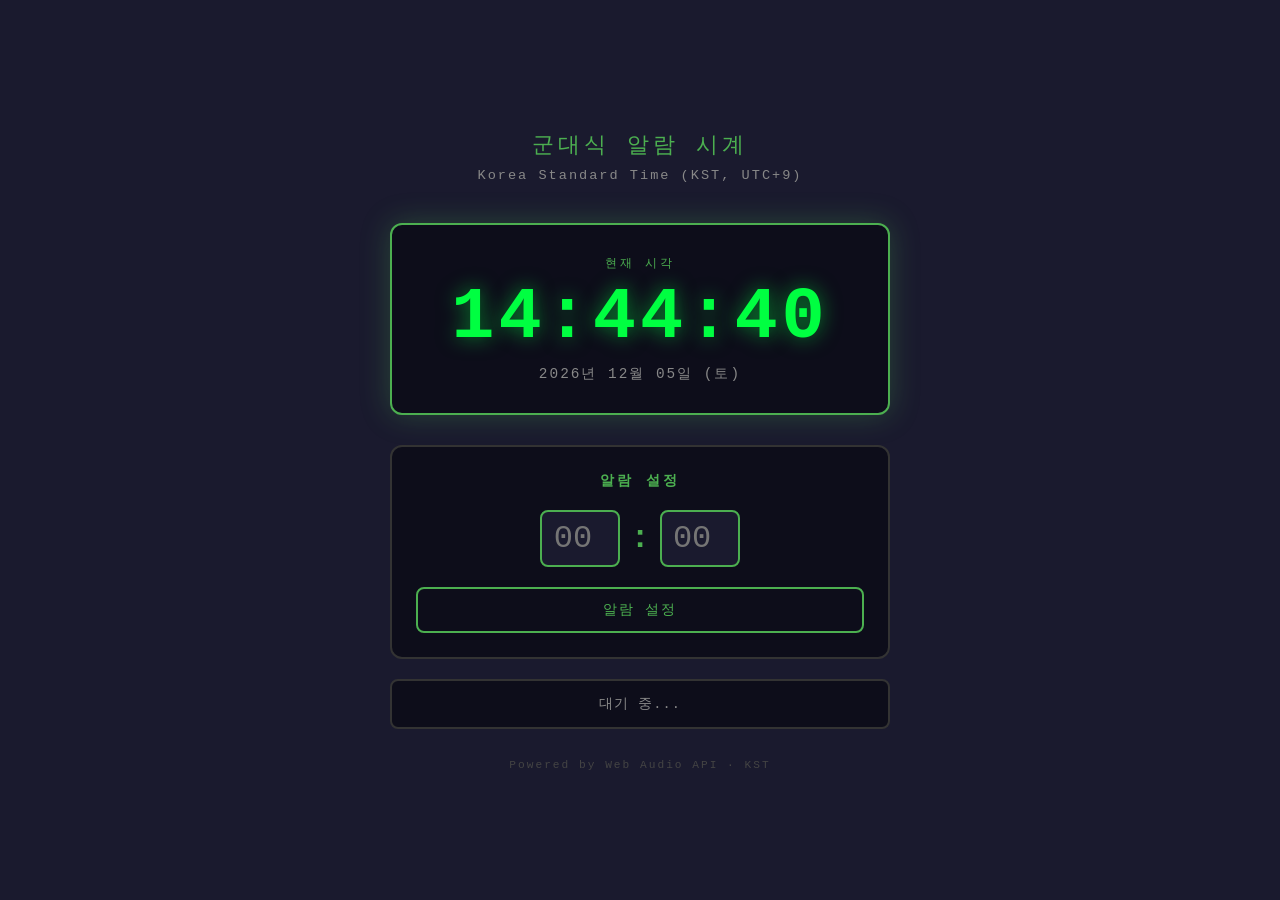
<file: index.html>
<!DOCTYPE html>
<html lang="ko">
<head>
  <meta charset="UTF-8">
  <meta name="viewport" content="width=device-width, initial-scale=1.0">
  <title>군대식 알람 시계</title>
  <!-- Google tag (gtag.js) -->
  <script async src="https://www.googletagmanager.com/gtag/js?id=G-0CN1LLPPD1"></script>
  <script>
    window.dataLayer = window.dataLayer || [];
    function gtag(){dataLayer.push(arguments);}
    gtag('js', new Date());

    gtag('config', 'G-0CN1LLPPD1');
  </script>
  <style>
    * {
      margin: 0;
      padding: 0;
      box-sizing: border-box;
    }

    body {
      background: #1a1a2e;
      color: #e0e0e0;
      font-family: 'Courier New', Courier, monospace;
      display: flex;
      flex-direction: column;
      align-items: center;
      justify-content: center;
      min-height: 100vh;
      overflow: hidden;
    }

    .container {
      text-align: center;
      width: 90%;
      max-width: 500px;
    }

    .title {
      font-size: 1.4rem;
      color: #4caf50;
      letter-spacing: 4px;
      text-transform: uppercase;
      margin-bottom: 8px;
    }

    .subtitle {
      font-size: 0.85rem;
      color: #888;
      margin-bottom: 40px;
      letter-spacing: 2px;
    }

    .clock-display {
      background: #0d0d1a;
      border: 2px solid #4caf50;
      border-radius: 12px;
      padding: 30px 20px;
      margin-bottom: 30px;
      box-shadow: 0 0 30px rgba(76, 175, 80, 0.3);
      position: relative;
    }

    .time-label {
      font-size: 0.75rem;
      color: #4caf50;
      letter-spacing: 3px;
      margin-bottom: 10px;
    }

    .current-time {
      font-size: 4.5rem;
      font-weight: bold;
      color: #00ff41;
      text-shadow: 0 0 20px rgba(0, 255, 65, 0.5);
      letter-spacing: 4px;
      line-height: 1;
    }

    .date-display {
      font-size: 0.9rem;
      color: #888;
      margin-top: 10px;
      letter-spacing: 2px;
    }

    .alarm-section {
      background: #0d0d1a;
      border: 2px solid #333;
      border-radius: 12px;
      padding: 24px;
      margin-bottom: 20px;
    }

    .alarm-section h2 {
      font-size: 0.9rem;
      color: #4caf50;
      letter-spacing: 3px;
      margin-bottom: 20px;
    }

    .alarm-input-row {
      display: flex;
      align-items: center;
      justify-content: center;
      gap: 10px;
      margin-bottom: 20px;
    }

    .time-input {
      background: #1a1a2e;
      border: 2px solid #4caf50;
      color: #00ff41;
      font-size: 2rem;
      font-family: 'Courier New', Courier, monospace;
      text-align: center;
      width: 80px;
      padding: 8px 4px;
      border-radius: 8px;
      outline: none;
    }

    .time-input:focus {
      box-shadow: 0 0 15px rgba(76, 175, 80, 0.5);
    }

    .time-separator {
      font-size: 2rem;
      color: #4caf50;
      font-weight: bold;
    }

    .btn {
      background: transparent;
      border: 2px solid #4caf50;
      color: #4caf50;
      font-family: 'Courier New', Courier, monospace;
      font-size: 0.85rem;
      letter-spacing: 2px;
      padding: 12px 24px;
      border-radius: 8px;
      cursor: pointer;
      text-transform: uppercase;
      transition: all 0.2s;
      width: 100%;
    }

    .btn:hover {
      background: #4caf50;
      color: #0d0d1a;
      box-shadow: 0 0 20px rgba(76, 175, 80, 0.5);
    }

    .btn:active {
      transform: scale(0.97);
    }

    .btn.stop-btn {
      border-color: #f44336;
      color: #f44336;
    }

    .btn.stop-btn:hover {
      background: #f44336;
      color: #fff;
      box-shadow: 0 0 20px rgba(244, 67, 54, 0.5);
    }

    .btn.cancel-btn {
      border-color: #888;
      color: #888;
      margin-top: 10px;
    }

    .btn.cancel-btn:hover {
      background: #888;
      color: #0d0d1a;
    }

    .status-bar {
      background: #0d0d1a;
      border: 2px solid #333;
      border-radius: 8px;
      padding: 14px;
      font-size: 0.85rem;
      color: #888;
      letter-spacing: 1px;
    }

    .status-bar.active {
      border-color: #4caf50;
      color: #4caf50;
    }

    .status-bar.ringing {
      border-color: #f44336;
      color: #f44336;
      animation: pulse-border 0.5s ease-in-out infinite alternate;
    }

    @keyframes pulse-border {
      from { box-shadow: 0 0 10px rgba(244, 67, 54, 0.3); }
      to   { box-shadow: 0 0 30px rgba(244, 67, 54, 0.8); }
    }

    .blink {
      animation: blink-anim 1s step-start infinite;
    }

    @keyframes blink-anim {
      50% { opacity: 0; }
    }

    .hidden {
      display: none;
    }

    .alarm-set-display {
      font-size: 1.2rem;
      color: #00ff41;
      font-weight: bold;
      margin: 6px 0;
    }

    footer {
      margin-top: 30px;
      font-size: 0.7rem;
      color: #444;
      letter-spacing: 2px;
    }
  </style>
</head>
<body>
  <div class="container">
    <div class="title">군대식 알람 시계</div>
    <div class="subtitle">Korea Standard Time (KST, UTC+9)</div>

    <div class="clock-display">
      <div class="time-label">현재 시각</div>
      <div class="current-time" id="currentTime">00:00:00</div>
      <div class="date-display" id="currentDate"></div>
    </div>

    <div class="alarm-section">
      <h2>알람 설정</h2>
      <div class="alarm-input-row">
        <input class="time-input" type="number" id="alarmHour" min="0" max="23" placeholder="00" maxlength="2">
        <span class="time-separator">:</span>
        <input class="time-input" type="number" id="alarmMin" min="0" max="59" placeholder="00" maxlength="2">
      </div>
      <button class="btn" id="setAlarmBtn" onclick="setAlarm()">알람 설정</button>
      <button class="btn cancel-btn hidden" id="cancelAlarmBtn" onclick="cancelAlarm()">알람 취소</button>
    </div>

    <div class="status-bar" id="statusBar">대기 중...</div>

    <div class="alarm-section hidden" id="ringingSection">
      <div class="alarm-set-display blink">기상나팔 울리는 중!</div>
      <button class="btn stop-btn" onclick="stopAlarm()">알람 끄기</button>
    </div>

    <footer>Powered by Web Audio API &middot; KST</footer>
  </div>

  <script>
    let alarmTime = null;
    let isAlarmSet = false;
    let isRinging = false;
    let audioCtx = null;
    let alarmInterval = null;
    let ringingNodes = [];

    // 한국시간 가져오기 (KST = UTC+9)
    function getKST() {
      const now = new Date();
      const utc = now.getTime() + now.getTimezoneOffset() * 60000;
      return new Date(utc + 9 * 3600000);
    }

    // 시계 업데이트
    function updateClock() {
      const kst = getKST();
      const h = String(kst.getHours()).padStart(2, '0');
      const m = String(kst.getMinutes()).padStart(2, '0');
      const s = String(kst.getSeconds()).padStart(2, '0');
      document.getElementById('currentTime').textContent = `${h}:${m}:${s}`;

      const days = ['일', '월', '화', '수', '목', '금', '토'];
      const year = kst.getFullYear();
      const month = String(kst.getMonth() + 1).padStart(2, '0');
      const date = String(kst.getDate()).padStart(2, '0');
      const day = days[kst.getDay()];
      document.getElementById('currentDate').textContent = `${year}년 ${month}월 ${date}일 (${day})`;

      // 알람 체크
      if (isAlarmSet && !isRinging) {
        const ah = alarmTime.h;
        const am = alarmTime.m;
        if (kst.getHours() === ah && kst.getMinutes() === am && kst.getSeconds() === 0) {
          triggerAlarm();
        }
      }
    }

    // 알람 설정
    function setAlarm() {
      const h = parseInt(document.getElementById('alarmHour').value);
      const m = parseInt(document.getElementById('alarmMin').value);

      if (isNaN(h) || isNaN(m) || h < 0 || h > 23 || m < 0 || m > 59) {
        setStatus('올바른 시간을 입력하세요. (시: 0~23, 분: 0~59)', 'default');
        return;
      }

      alarmTime = { h, m };
      isAlarmSet = true;

      const hStr = String(h).padStart(2, '0');
      const mStr = String(m).padStart(2, '0');
      setStatus(`알람 설정됨: ${hStr}:${mStr}`, 'active');

      document.getElementById('setAlarmBtn').textContent = `알람: ${hStr}:${mStr}`;
      document.getElementById('cancelAlarmBtn').classList.remove('hidden');
    }

    // 알람 취소
    function cancelAlarm() {
      isAlarmSet = false;
      alarmTime = null;
      setStatus('대기 중...', 'default');
      document.getElementById('setAlarmBtn').textContent = '알람 설정';
      document.getElementById('cancelAlarmBtn').classList.add('hidden');
    }

    // 알람 발동
    function triggerAlarm() {
      isRinging = true;
      setStatus('기상나팔 울리는 중!', 'ringing');
      document.getElementById('ringingSection').classList.remove('hidden');
      playReveille();
    }

    // 알람 끄기
    function stopAlarm() {
      isRinging = false;
      stopReveille();
      document.getElementById('ringingSection').classList.add('hidden');
      cancelAlarm();
      setStatus('알람 종료. 기상!', 'default');
    }

    // 상태바 업데이트
    function setStatus(msg, type) {
      const bar = document.getElementById('statusBar');
      bar.textContent = msg;
      bar.className = 'status-bar';
      if (type === 'active') bar.classList.add('active');
      if (type === 'ringing') bar.classList.add('ringing');
    }

    // 군대식 기상나팔 Web Audio API로 합성
    // 기상나팔(Reveille) 음표 배열: [주파수(Hz), 박자(초)]
    const REVEILLE_NOTES = [
      // 1절
      [392, 0.15], [392, 0.15], [392, 0.15],               // G4 G4 G4
      [523, 0.45],                                           // C5 (긴)
      [392, 0.15], [392, 0.15],                             // G4 G4
      [523, 0.45],                                           // C5
      [392, 0.15], [523, 0.15], [659, 0.15],               // G4 C5 E5
      [784, 0.60],                                           // G5 (긴)
      // 2절
      [784, 0.20], [659, 0.20], [523, 0.20],               // G5 E5 C5
      [659, 0.60],                                           // E5 (긴)
      [784, 0.20], [659, 0.20], [523, 0.20],               // G5 E5 C5
      [659, 0.60],                                           // E5
      // 3절
      [784, 0.20], [784, 0.20], [784, 0.20],               // G5 G5 G5
      [1047, 0.60],                                          // C6 (긴)
      [784, 0.20], [659, 0.20], [523, 0.20],               // G5 E5 C5
      [784, 1.00],                                           // G5 (매우 긴)
      // 4절 (반복 강조)
      [523, 0.20], [659, 0.20], [784, 0.20],               // C5 E5 G5
      [784, 0.20], [659, 0.20], [523, 0.20],               // G5 E5 C5
      [659, 0.60],                                           // E5
      [523, 0.20], [659, 0.20], [784, 0.20],               // C5 E5 G5
      [1047, 1.20],                                          // C6 (피날레)
    ];

    let reveilleTimeout = null;

    function playReveille() {
      if (!audioCtx) {
        audioCtx = new (window.AudioContext || window.webkitAudioContext)();
      }
      playReveilleLoop();
    }

    function playReveilleLoop() {
      if (!isRinging) return;

      let time = audioCtx.currentTime + 0.05;
      const masterGain = audioCtx.createGain();
      masterGain.gain.setValueAtTime(0.5, audioCtx.currentTime);
      masterGain.connect(audioCtx.destination);

      REVEILLE_NOTES.forEach(([freq, dur]) => {
        // 메인 오실레이터 (나팔 음색)
        const osc = audioCtx.createOscillator();
        const gain = audioCtx.createGain();

        // 나팔 음색: sawtooth + 필터로 브라스 느낌
        osc.type = 'sawtooth';
        osc.frequency.setValueAtTime(freq, time);

        const filter = audioCtx.createBiquadFilter();
        filter.type = 'lowpass';
        filter.frequency.setValueAtTime(1800, time);
        filter.Q.setValueAtTime(1.5, time);

        // 어택/릴리즈 엔벨로프
        gain.gain.setValueAtTime(0, time);
        gain.gain.linearRampToValueAtTime(0.6, time + 0.03);
        gain.gain.setValueAtTime(0.6, time + dur - 0.04);
        gain.gain.linearRampToValueAtTime(0, time + dur);

        osc.connect(filter);
        filter.connect(gain);
        gain.connect(masterGain);

        osc.start(time);
        osc.stop(time + dur);

        ringingNodes.push(osc);
        time += dur + 0.02;
      });

      const totalDur = REVEILLE_NOTES.reduce((s, [, d]) => s + d + 0.02, 0);

      reveilleTimeout = setTimeout(() => {
        if (isRinging) playReveilleLoop();
      }, (time - audioCtx.currentTime + 0.5) * 1000);
    }

    function stopReveille() {
      if (reveilleTimeout) {
        clearTimeout(reveilleTimeout);
        reveilleTimeout = null;
      }
      ringingNodes.forEach(node => {
        try { node.stop(); } catch (_) {}
      });
      ringingNodes = [];
      if (audioCtx) {
        audioCtx.close();
        audioCtx = null;
      }
    }

    // 시작
    updateClock();
    setInterval(updateClock, 1000);

    // 숫자 입력 자동 패딩
    document.getElementById('alarmHour').addEventListener('input', function() {
      if (this.value > 23) this.value = 23;
      if (this.value < 0) this.value = 0;
    });
    document.getElementById('alarmMin').addEventListener('input', function() {
      if (this.value > 59) this.value = 59;
      if (this.value < 0) this.value = 0;
    });

    // Enter 키로도 설정
    document.addEventListener('keydown', function(e) {
      if (e.key === 'Enter' && !isRinging) setAlarm();
      if (e.key === 'Escape' && isRinging) stopAlarm();
    });
  </script>
</body>
</html>
</file>
